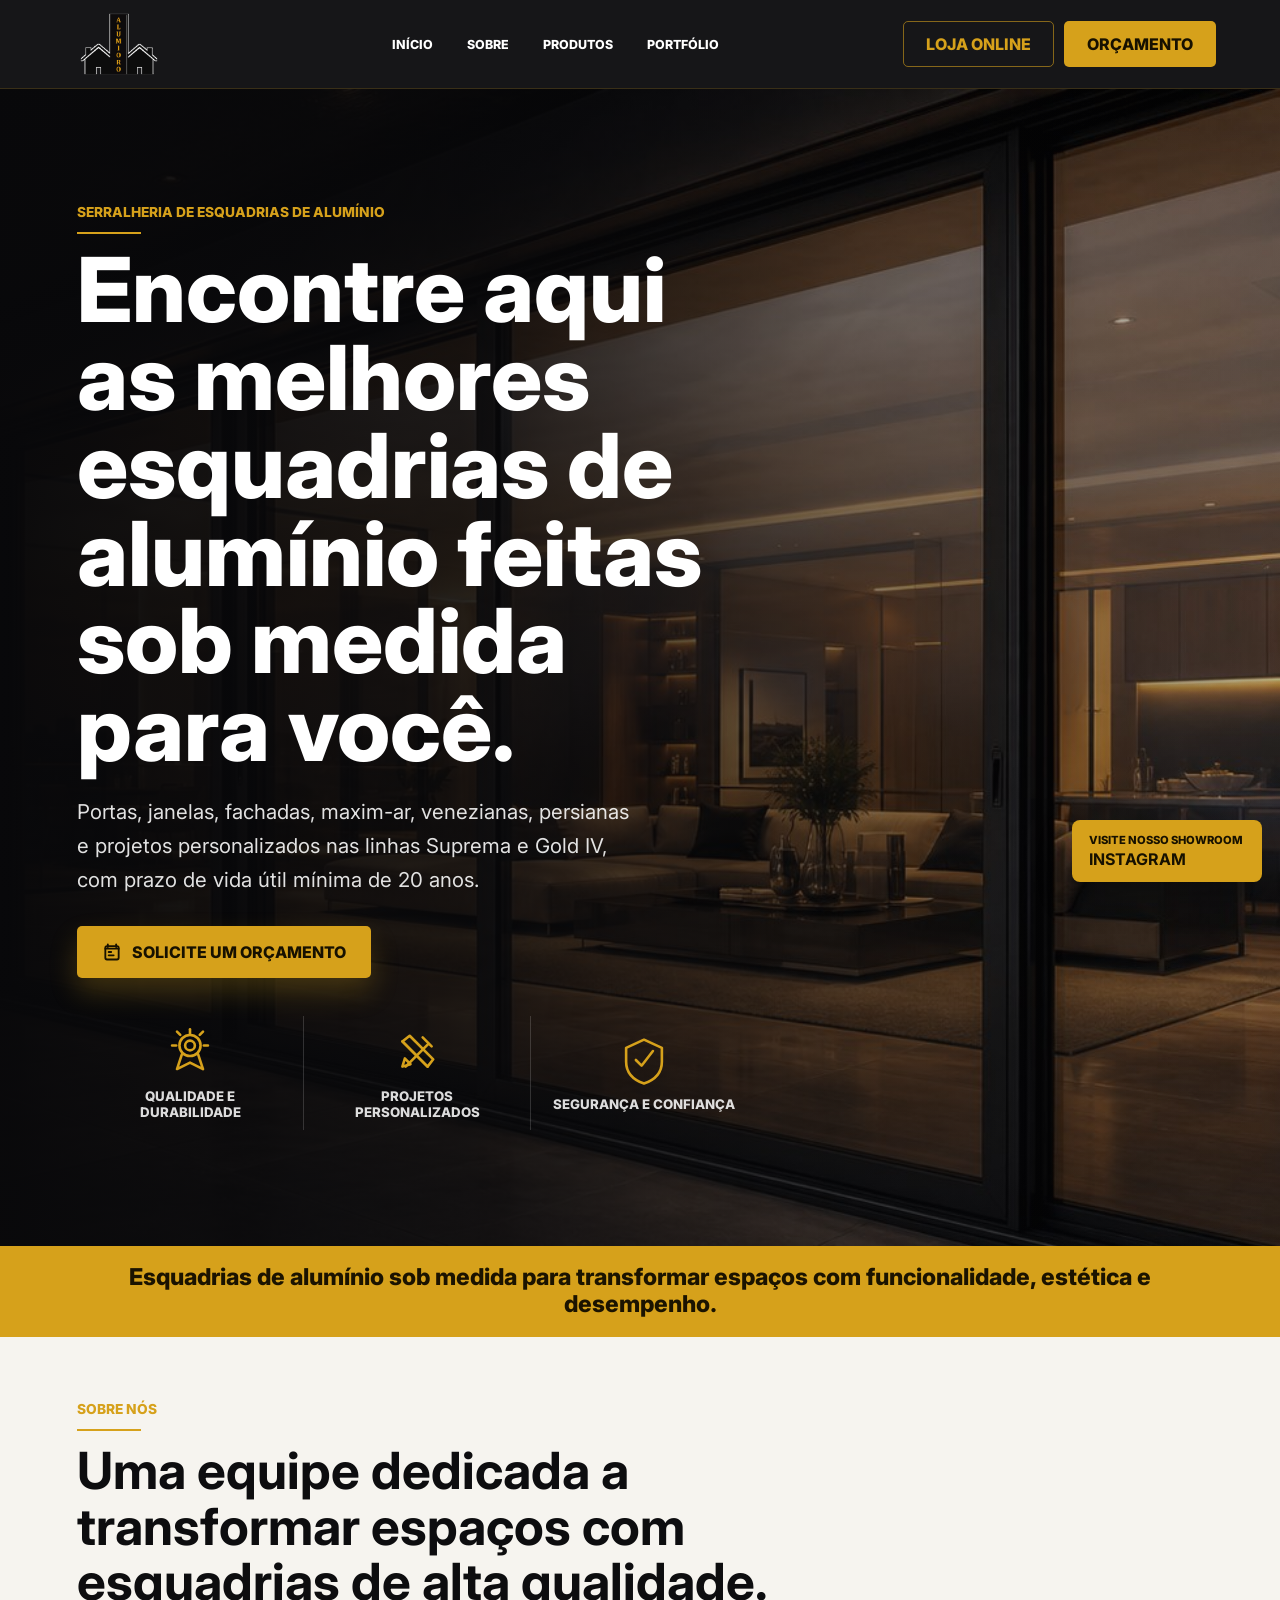
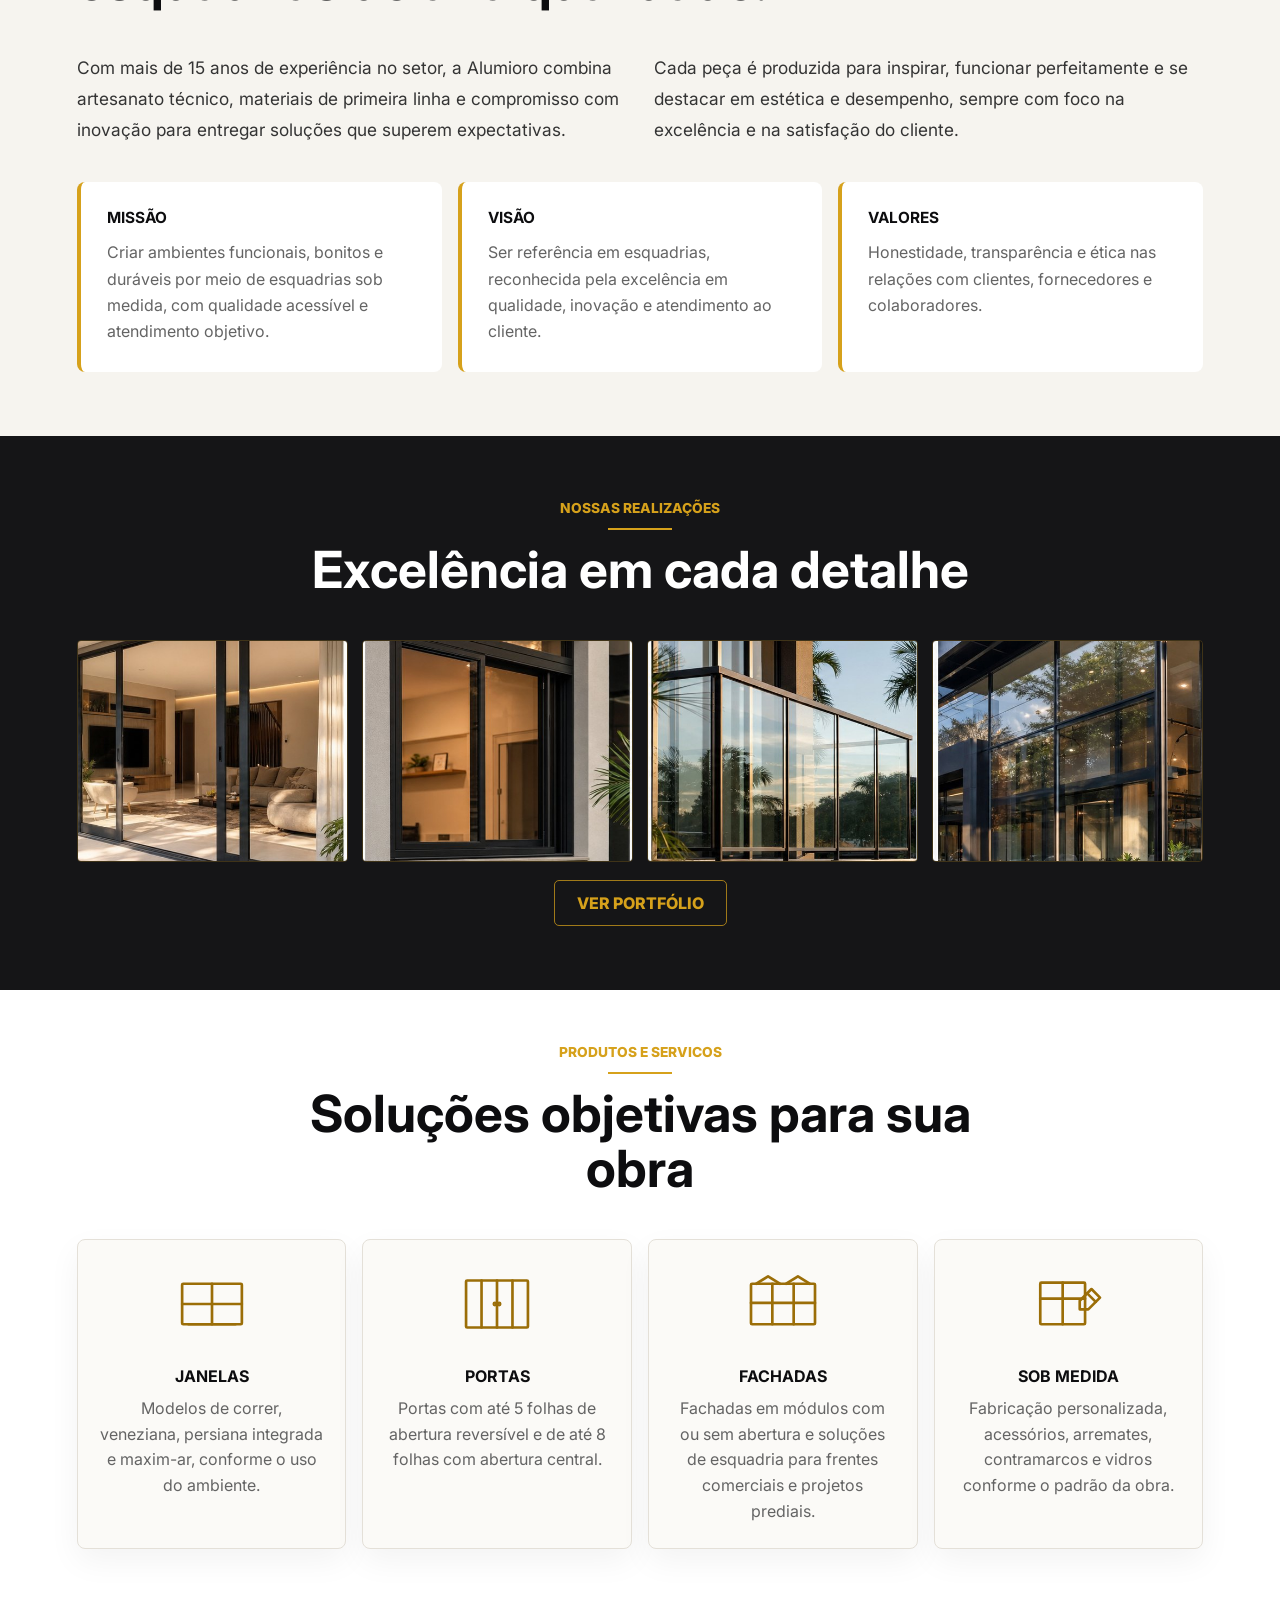
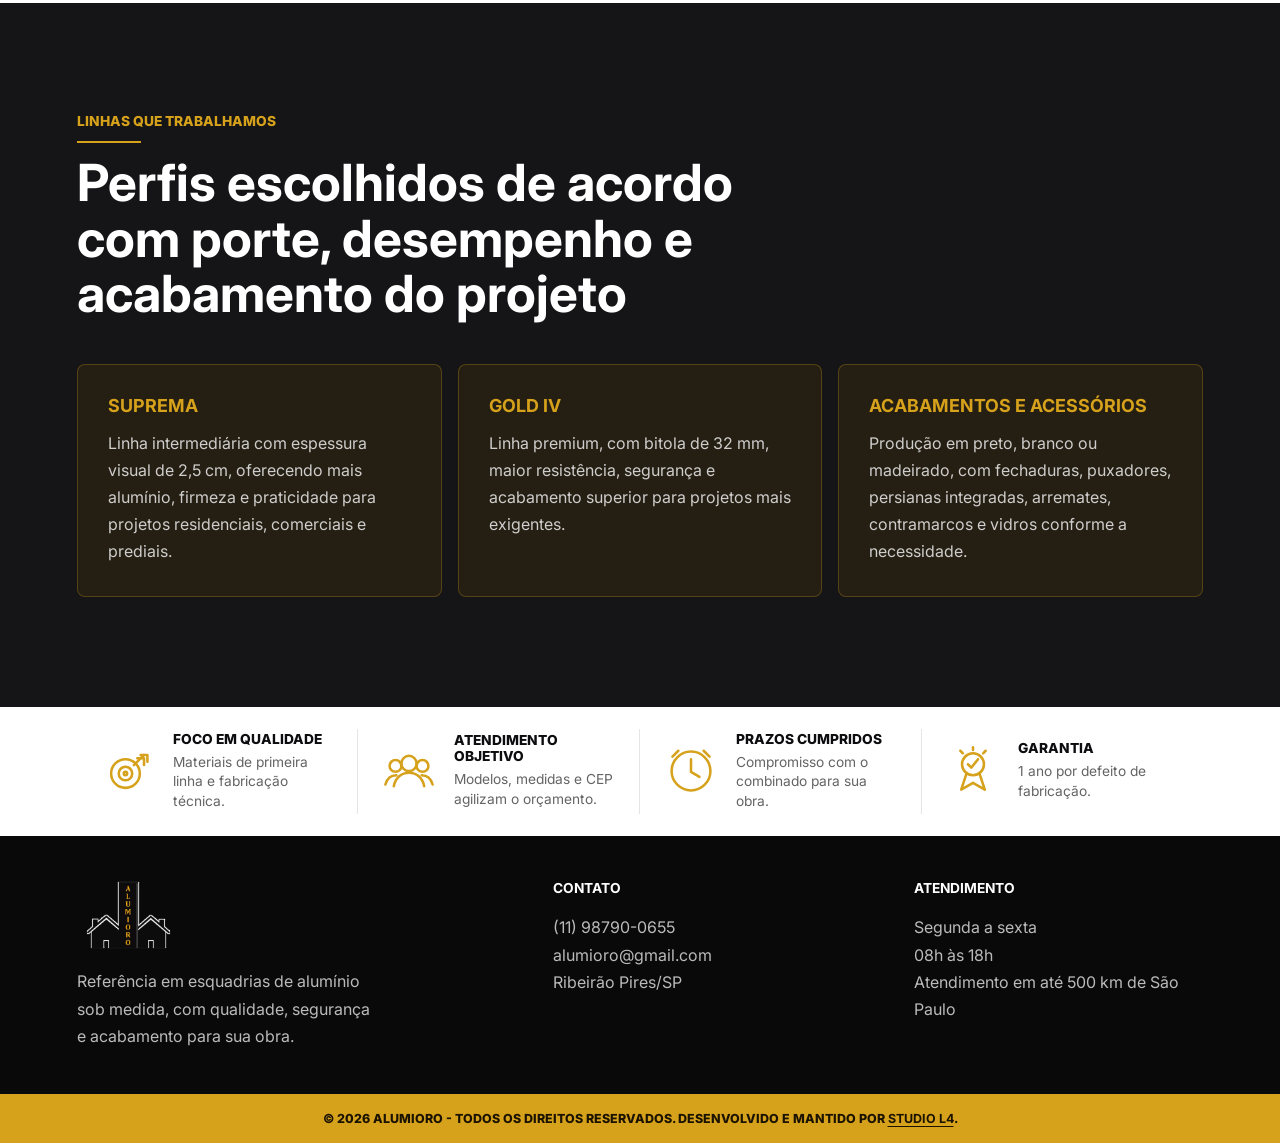
<file: index.html>
<!doctype html>
<html lang="pt-BR">
  <head>
    <meta charset="utf-8">
    <meta name="viewport" content="width=device-width, initial-scale=1">
    <meta name="description" content="Alumioro: esquadrias de alumínio sob medida para portas, janelas, fachadas e projetos personalizados em São Paulo e região.">
    <title>Alumioro | Esquadrias de Alumínio Sob Medida</title>
    <link rel="preconnect" href="https://fonts.googleapis.com">
    <link rel="preconnect" href="https://fonts.gstatic.com" crossorigin>
    <link href="https://fonts.googleapis.com/css2?family=Inter:wght@400;500;600;700;800&display=swap" rel="stylesheet">
    <link rel="stylesheet" href="styles.css">
  </head>
  <body>
    <div class="showroom-modal is-hidden" data-showroom-modal role="dialog" aria-modal="true" aria-labelledby="showroom-title">
      <div class="showroom-card">
        <button class="showroom-close" type="button" aria-label="Fechar aviso" data-showroom-close>×</button>
        <p class="eyebrow">Visite nosso showroom</p>
        <h2 id="showroom-title">Acompanhe a Alumioro no Instagram</h2>
        <p>Veja modelos, acabamentos, vídeos e referências para escolher a esquadria ideal para sua obra.</p>
        <a class="button primary" href="https://www.instagram.com/alumioro?igsh=bDhqZnlkcDVxOXU5" target="_blank" rel="noopener">Abrir Instagram</a>
      </div>
    </div>

    <header class="site-header" data-header>
      <a class="brand" href="index.html#inicio" aria-label="Alumioro">
        <img src="assets/images/logo-menu.png" alt="Alumioro">
      </a>
      <button class="menu-toggle" type="button" aria-label="Abrir menu" aria-expanded="false" data-menu-toggle>
        <span></span>
        <span></span>
        <span></span>
      </button>
      <nav class="site-nav" data-nav>
        <a href="index.html#inicio">Início</a>
        <a href="index.html#sobre">Sobre</a>
        <a href="index.html#produtos">Produtos</a>
        <a href="demonstracao.html">Portfólio</a>
      </nav>
      <div class="header-actions">
        <a class="header-cta online-store" href="https://www.mercadolivre.com.br/pagina/alumioroltda" target="_blank" rel="noopener">Loja online</a>
        <a class="header-cta" href="https://wa.me/5511987900655?text=ALUMIORO%20-%20IZABEL%2C%20ol%C3%A1.%20Envio%20os%20modelos%2C%20medidas%20e%20CEP%20para%20or%C3%A7amento." target="_blank" rel="noopener">Orçamento</a>
      </div>
    </header>

    <main>
      <section class="hero" id="inicio">
        <div class="hero-content">
          <p class="eyebrow">Serralheria de esquadrias de alumínio</p>
          <h1>Encontre aqui as melhores esquadrias de alumínio feitas sob medida para você.</h1>
          <p class="hero-copy">Portas, janelas, fachadas, maxim-ar, venezianas, persianas e projetos personalizados nas linhas Suprema e Gold IV, com prazo de vida útil mínima de 20 anos.</p>
          <div class="hero-actions">
            <a class="button primary hero-budget" href="https://wa.me/5511987900655?text=ALUMIORO%20-%20IZABEL%20agradece%20seu%20contato.%20Envie%20os%20modelos%20e%20medidas%20que%20precisa%2C%20com%20o%20CEP%20da%20regi%C3%A3o%20de%20entrega%2C%20que%20fa%C3%A7o%20seu%20or%C3%A7amento!" target="_blank" rel="noopener">
              <svg viewBox="0 0 24 24" aria-hidden="true">
                <path d="M7 3v3"></path>
                <path d="M17 3v3"></path>
                <path d="M4 8h16"></path>
                <rect x="4" y="5" width="16" height="16" rx="2"></rect>
                <path d="M8 12h3"></path>
                <path d="M8 16h6"></path>
              </svg>
              Solicite um orçamento
            </a>
          </div>
          <div class="hero-points" aria-label="Diferenciais">
            <span>
              <svg viewBox="0 0 64 64" aria-hidden="true">
                <circle cx="32" cy="24" r="13"></circle>
                <circle cx="32" cy="24" r="6"></circle>
                <path d="M22 35l-6 18 16-8 16 8-6-18"></path>
                <path d="M15 24h-5"></path>
                <path d="M54 24h-5"></path>
                <path d="M32 4v5"></path>
                <path d="M20 11l-4-4"></path>
                <path d="M44 11l4-4"></path>
              </svg>
              Qualidade e durabilidade
            </span>
            <span>
              <svg viewBox="0 0 64 64" aria-hidden="true">
                <path d="M18 50l28-28"></path>
                <path d="M39 14l11 11"></path>
                <path d="M14 19l31 31"></path>
                <path d="M14 19l9-7 29 29-7 9z"></path>
                <path d="M14 50l10-3-7-7z"></path>
              </svg>
              Projetos personalizados
            </span>
            <span>
              <svg viewBox="0 0 64 64" aria-hidden="true">
                <path d="M32 7l22 10v17c0 13-8 22-22 27C18 56 10 47 10 34V17z"></path>
                <path d="M22 32l7 7 14-18"></path>
              </svg>
              Segurança e confiança
            </span>
          </div>
        </div>
      </section>

      <section class="intro-strip" aria-label="Mensagem principal">
        <p>Esquadrias de alumínio sob medida para transformar espaços com funcionalidade, estética e desempenho.</p>
      </section>

      <section class="section about" id="sobre">
        <div class="section-heading">
          <p class="eyebrow">Sobre nós</p>
          <h2>Uma equipe dedicada a transformar espaços com esquadrias de alta qualidade.</h2>
        </div>
        <div class="about-grid">
          <p>Com mais de 15 anos de experiência no setor, a Alumioro combina artesanato técnico, materiais de primeira linha e compromisso com inovação para entregar soluções que superem expectativas.</p>
          <p>Cada peça é produzida para inspirar, funcionar perfeitamente e se destacar em estética e desempenho, sempre com foco na excelência e na satisfação do cliente.</p>
        </div>
        <div class="values-grid">
          <article>
            <h3>Missão</h3>
            <p>Criar ambientes funcionais, bonitos e duráveis por meio de esquadrias sob medida, com qualidade acessível e atendimento objetivo.</p>
          </article>
          <article>
            <h3>Visão</h3>
            <p>Ser referência em esquadrias, reconhecida pela excelência em qualidade, inovação e atendimento ao cliente.</p>
          </article>
          <article>
            <h3>Valores</h3>
            <p>Honestidade, transparência e ética nas relações com clientes, fornecedores e colaboradores.</p>
          </article>
        </div>
      </section>

      <section class="section projects" id="realizacoes">
        <div class="section-heading center">
          <p class="eyebrow">Nossas realizações</p>
          <h2>Excelência em cada detalhe</h2>
        </div>
        <div class="projects-grid">
          <img src="assets/images/realizacoes/porta-de-correr-residencial.jpg" alt="Projeto residencial com porta de correr em alumínio preto">
          <img src="assets/images/realizacoes/janela-aluminio-preto.jpg" alt="Janela em alumínio preto instalada em fachada residencial">
          <img src="assets/images/realizacoes/guarda-corpo-fachada.jpg" alt="Fachada com guarda-corpo de vidro e esquadrias de alumínio">
          <img src="assets/images/realizacoes/fachada-comercial.jpg" alt="Fachada comercial com esquadrias de alumínio e vidro">
        </div>
        <div class="projects-action">
          <a class="button secondary dark" href="demonstracao.html">Ver portfólio</a>
        </div>
      </section>

      <section class="section products" id="produtos">
        <div class="section-heading center">
          <p class="eyebrow">Produtos e servicos</p>
          <h2>Soluções objetivas para sua obra</h2>
        </div>
        <div class="product-grid">
          <article class="product-card">
            <svg class="product-visual" viewBox="0 0 160 120" role="img" aria-label="Ilustração de janela de correr">
              <rect x="24" y="22" width="112" height="76" rx="2"></rect>
              <line x1="80" y1="22" x2="80" y2="98"></line>
              <line x1="24" y1="60" x2="136" y2="60"></line>
              <line x1="36" y1="98" x2="124" y2="98"></line>
            </svg>
            <h3>Janelas</h3>
            <p>Modelos de correr, veneziana, persiana integrada e maxim-ar, conforme o uso do ambiente.</p>
          </article>
          <article class="product-card">
            <svg class="product-visual" viewBox="0 0 160 120" role="img" aria-label="Ilustração de porta de correr">
              <rect x="22" y="16" width="116" height="88" rx="2"></rect>
              <line x1="51" y1="16" x2="51" y2="104"></line>
              <line x1="80" y1="16" x2="80" y2="104"></line>
              <line x1="109" y1="16" x2="109" y2="104"></line>
              <circle cx="76" cy="60" r="2"></circle>
              <circle cx="84" cy="60" r="2"></circle>
            </svg>
            <h3>Portas</h3>
            <p>Portas com até 5 folhas de abertura reversível e de até 8 folhas com abertura central.</p>
          </article>
          <article class="product-card">
            <svg class="product-visual" viewBox="0 0 160 120" role="img" aria-label="Ilustração de fachada modular">
              <rect x="20" y="22" width="120" height="76" rx="2"></rect>
              <line x1="60" y1="22" x2="60" y2="98"></line>
              <line x1="100" y1="22" x2="100" y2="98"></line>
              <line x1="20" y1="58" x2="140" y2="58"></line>
              <path d="M30 22 L52 8 L74 22"></path>
              <path d="M86 22 L108 8 L130 22"></path>
            </svg>
            <h3>Fachadas</h3>
            <p>Fachadas em módulos com ou sem abertura e soluções de esquadria para frentes comerciais e projetos prediais.</p>
          </article>
          <article class="product-card">
            <svg class="product-visual" viewBox="0 0 160 120" role="img" aria-label="Ilustração de projeto sob medida">
              <rect x="28" y="20" width="84" height="78" rx="2"></rect>
              <line x1="70" y1="20" x2="70" y2="98"></line>
              <line x1="28" y1="50" x2="112" y2="50"></line>
              <path d="M124 32 L140 48 L118 70 L102 70 L102 54 Z"></path>
              <line x1="116" y1="40" x2="132" y2="56"></line>
            </svg>
            <h3>Sob medida</h3>
            <p>Fabricação personalizada, acessórios, arremates, contramarcos e vidros conforme o padrão da obra.</p>
          </article>
        </div>
      </section>

      <section class="section catalog" id="catalogo">
        <div class="section-heading">
          <p class="eyebrow">Linhas que trabalhamos</p>
          <h2>Perfis escolhidos de acordo com porte, desempenho e acabamento do projeto</h2>
        </div>
        <div class="line-grid">
          <article>
            <h3>Suprema</h3>
            <p>Linha intermediária com espessura visual de 2,5 cm, oferecendo mais alumínio, firmeza e praticidade para projetos residenciais, comerciais e prediais.</p>
          </article>
          <article>
            <h3>Gold IV</h3>
            <p>Linha premium, com bitola de 32 mm, maior resistência, segurança e acabamento superior para projetos mais exigentes.</p>
          </article>
          <article>
            <h3>Acabamentos e acessórios</h3>
            <p>Produção em preto, branco ou madeirado, com fechaduras, puxadores, persianas integradas, arremates, contramarcos e vidros conforme a necessidade.</p>
          </article>
        </div>
      </section>

      <section class="trust-band" aria-label="Diferenciais da Alumioro">
        <article>
          <svg class="trust-icon" viewBox="0 0 64 64" aria-hidden="true">
            <circle cx="29" cy="35" r="17"></circle>
            <circle cx="29" cy="35" r="8"></circle>
            <circle cx="29" cy="35" r="2"></circle>
            <path d="M39 25l12-12"></path>
            <path d="M47 13h8v8"></path>
            <path d="M43 17h8v8"></path>
          </svg>
          <div>
            <h3>Foco em qualidade</h3>
            <p>Materiais de primeira linha e fabricação técnica.</p>
          </div>
        </article>
        <article>
          <svg class="trust-icon" viewBox="0 0 64 64" aria-hidden="true">
            <circle cx="32" cy="23" r="9"></circle>
            <circle cx="48" cy="26" r="7"></circle>
            <circle cx="16" cy="26" r="7"></circle>
            <path d="M14 50c2-10 9-16 18-16s16 6 18 16"></path>
            <path d="M4 48c2-7 7-11 13-11"></path>
            <path d="M60 48c-2-7-7-11-13-11"></path>
          </svg>
          <div>
            <h3>Atendimento objetivo</h3>
            <p>Modelos, medidas e CEP agilizam o orçamento.</p>
          </div>
        </article>
        <article>
          <svg class="trust-icon" viewBox="0 0 64 64" aria-hidden="true">
            <circle cx="32" cy="32" r="23"></circle>
            <path d="M32 18v15l10 6"></path>
            <path d="M17 8l-7 7"></path>
            <path d="M47 8l7 7"></path>
          </svg>
          <div>
            <h3>Prazos cumpridos</h3>
            <p>Compromisso com o combinado para sua obra.</p>
          </div>
        </article>
        <article>
          <svg class="trust-icon" viewBox="0 0 64 64" aria-hidden="true">
            <circle cx="32" cy="24" r="13"></circle>
            <path d="M24 36l-6 18 14-8 14 8-6-18"></path>
            <path d="M26 24l4 4 8-10"></path>
            <path d="M32 7v-3"></path>
            <path d="M20 11l-3-3"></path>
            <path d="M44 11l3-3"></path>
          </svg>
          <div>
            <h3>Garantia</h3>
            <p>1 ano por defeito de fabricação.</p>
          </div>
        </article>
      </section>

    </main>

    <a class="showroom-fixed" href="https://www.instagram.com/alumioro?igsh=bDhqZnlkcDVxOXU5" target="_blank" rel="noopener" aria-label="Visite nosso showroom no Instagram">
      <span>Visite nosso showroom</span>
      <strong>Instagram</strong>
    </a>

    <footer class="site-footer">
      <div class="footer-grid">
        <div class="footer-brand">
          <img src="assets/images/logo-menu.png" alt="Alumioro">
          <p>Referência em esquadrias de alumínio sob medida, com qualidade, segurança e acabamento para sua obra.</p>
        </div>
        <div>
          <h2>Contato</h2>
          <a href="https://wa.me/5511987900655?text=ALUMIORO%20-%20IZABEL%20agradece%20seu%20contato.%20Envie%20os%20modelos%20e%20medidas%20que%20precisa%2C%20com%20o%20CEP%20da%20regi%C3%A3o%20de%20entrega%2C%20que%20fa%C3%A7o%20seu%20or%C3%A7amento!" target="_blank" rel="noopener">(11) 98790-0655</a>
          <a href="mailto:alumioro@gmail.com">alumioro@gmail.com</a>
          <p>Ribeirão Pires/SP</p>
        </div>
        <div>
          <h2>Atendimento</h2>
          <p>Segunda a sexta</p>
          <p>08h às 18h</p>
          <p>Atendimento em até 500 km de São Paulo</p>
        </div>
      </div>
      <div class="footer-bottom">
        <p>© 2026 Alumioro - Todos os direitos reservados. Desenvolvido e mantido por <a href="https://studiol4rj-design.github.io/studiol4/" target="_blank" rel="noopener"><strong>Studio L4</strong></a>.</p>
      </div>
    </footer>

    <script src="script.js"></script>
  </body>
</html>
</file>
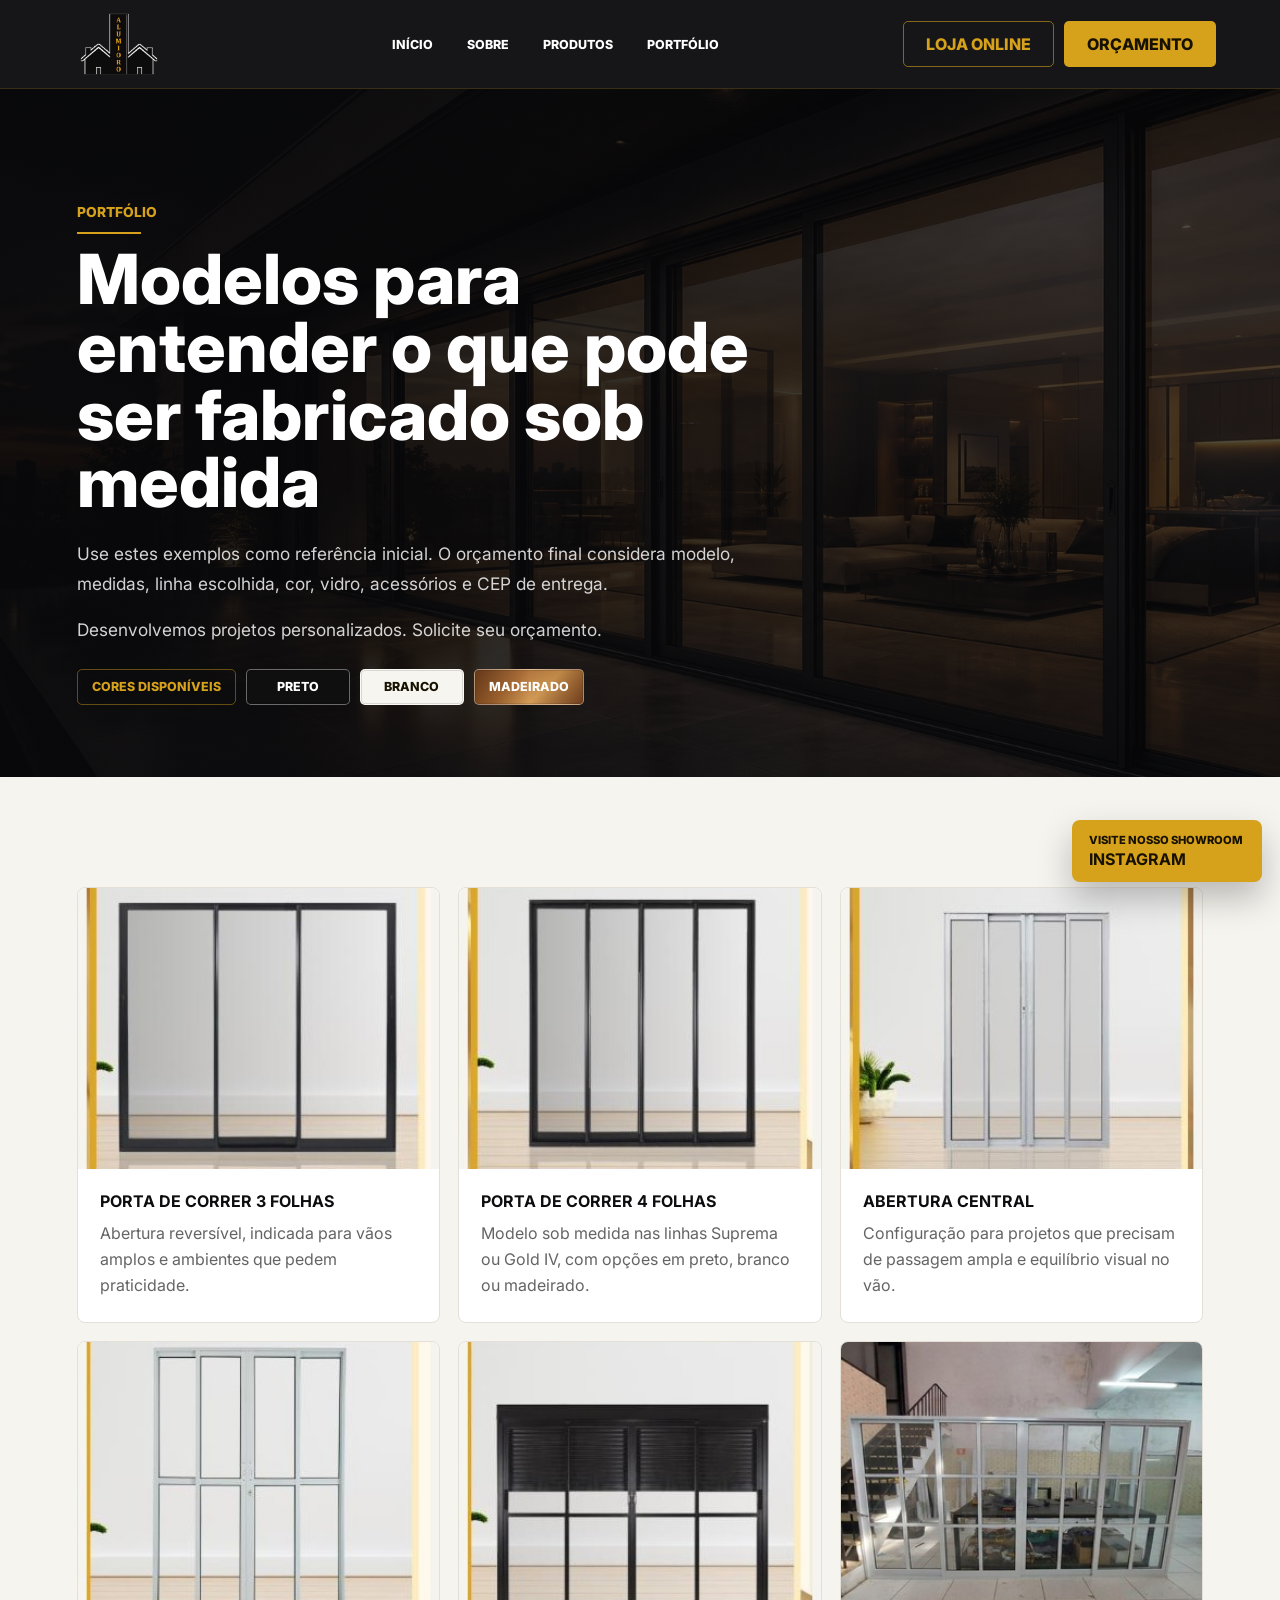
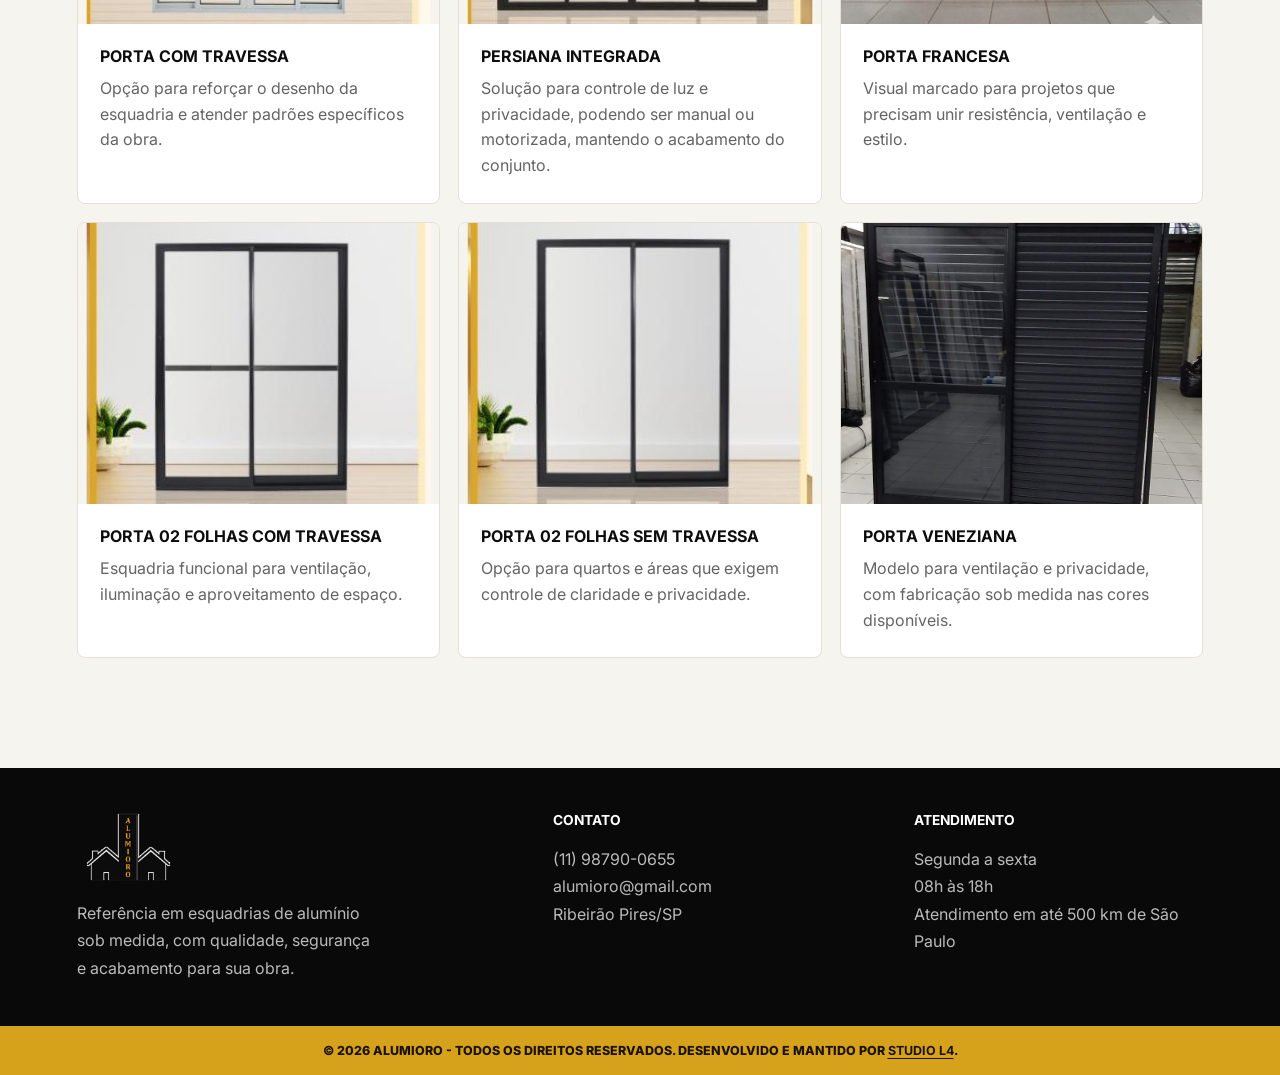
<file: demonstracao.html>
<!doctype html>
<html lang="pt-BR">
  <head>
    <meta charset="utf-8">
    <meta name="viewport" content="width=device-width, initial-scale=1">
    <meta name="description" content="Portfólio de portas, janelas e esquadrias de alumínio sob medida fabricadas pela Alumioro.">
    <title>Portfólio | Alumioro</title>
    <link rel="preconnect" href="https://fonts.googleapis.com">
    <link rel="preconnect" href="https://fonts.gstatic.com" crossorigin>
    <link href="https://fonts.googleapis.com/css2?family=Inter:wght@400;500;600;700;800&display=swap" rel="stylesheet">
    <link rel="stylesheet" href="styles.css">
  </head>
  <body>
    <header class="site-header" data-header>
      <a class="brand" href="index.html#inicio" aria-label="Alumioro">
        <img src="assets/images/logo-menu.png" alt="Alumioro">
      </a>
      <button class="menu-toggle" type="button" aria-label="Abrir menu" aria-expanded="false" data-menu-toggle>
        <span></span>
        <span></span>
        <span></span>
      </button>
      <nav class="site-nav" data-nav>
        <a href="index.html#inicio">Início</a>
        <a href="index.html#sobre">Sobre</a>
        <a href="index.html#produtos">Produtos</a>
        <a href="demonstracao.html">Portfólio</a>
      </nav>
      <div class="header-actions">
        <a class="header-cta online-store" href="https://www.mercadolivre.com.br/pagina/alumioroltda" target="_blank" rel="noopener">Loja online</a>
        <a class="header-cta" href="https://wa.me/5511987900655?text=ALUMIORO%20-%20IZABEL%2C%20ol%C3%A1.%20Envio%20os%20modelos%2C%20medidas%20e%20CEP%20para%20or%C3%A7amento." target="_blank" rel="noopener">Orçamento</a>
      </div>
    </header>

    <main>
      <section class="page-hero">
        <div class="section-heading">
          <p class="eyebrow">Portfólio</p>
          <h1>Modelos para entender o que pode ser fabricado sob medida</h1>
          <p>Use estes exemplos como referência inicial. O orçamento final considera modelo, medidas, linha escolhida, cor, vidro, acessórios e CEP de entrega.</p>
          <p>Desenvolvemos projetos personalizados. Solicite seu orçamento.</p>
          <div class="color-note" aria-label="Cores disponíveis">
            <span>Cores disponíveis</span>
            <strong class="color-swatch color-black">Preto</strong>
            <strong class="color-swatch color-white">Branco</strong>
            <strong class="color-swatch color-wood">Madeirado</strong>
          </div>
        </div>
      </section>

      <section class="section showcase-page">
        <div class="showcase-grid">
          <article class="showcase-card">
            <img src="assets/images/produtos/porta-correr-3-folhas.jpg" alt="Porta de correr de 3 folhas em alumínio">
            <h3>Porta de correr 3 folhas</h3>
            <p>Abertura reversível, indicada para vãos amplos e ambientes que pedem praticidade.</p>
          </article>
          <article class="showcase-card">
            <img src="assets/images/produtos/porta-correr-4-folhas.jpg" alt="Porta de correr de 4 folhas em alumínio">
            <h3>Porta de correr 4 folhas</h3>
            <p>Modelo sob medida nas linhas Suprema ou Gold IV, com opções em preto, branco ou madeirado.</p>
          </article>
          <article class="showcase-card">
            <img src="assets/images/produtos/porta-correr-central.jpg" alt="Porta de correr com abertura central">
            <h3>Abertura central</h3>
            <p>Configuração para projetos que precisam de passagem ampla e equilíbrio visual no vão.</p>
          </article>
          <article class="showcase-card">
            <img src="assets/images/produtos/porta-com-travessa.jpg" alt="Porta de correr com travessa">
            <h3>Porta com travessa</h3>
            <p>Opção para reforçar o desenho da esquadria e atender padrões específicos da obra.</p>
          </article>
          <article class="showcase-card">
            <img src="assets/images/produtos/porta-persiana-integrada.jpg" alt="Porta de correr com persiana integrada">
            <h3>Persiana integrada</h3>
            <p>Solução para controle de luz e privacidade, podendo ser manual ou motorizada, mantendo o acabamento do conjunto.</p>
          </article>
          <article class="showcase-card">
            <img src="assets/images/produtos/porta-francesa.jpg" alt="Porta francesa de correr">
            <h3>porta francesa</h3>
            <p>Visual marcado para projetos que precisam unir resistência, ventilação e estilo.</p>
          </article>
          <article class="showcase-card">
            <img src="assets/images/produtos/janela-correr.jpg" alt="Porta 02 folhas com travessa em alumínio">
            <h3>Porta 02 FOLHAS COM TRAVESSA</h3>
            <p>Esquadria funcional para ventilação, iluminação e aproveitamento de espaço.</p>
          </article>
          <article class="showcase-card">
            <img src="assets/images/produtos/janela-persiana.jpg" alt="Porta 02 folhas sem travessa em alumínio">
            <h3>Porta 02 Folhas sem travessa</h3>
            <p>Opção para quartos e áreas que exigem controle de claridade e privacidade.</p>
          </article>
          <article class="showcase-card">
            <img src="assets/images/produtos/janela-veneziana.jpg" alt="Porta veneziana em alumínio">
            <h3>Porta Veneziana</h3>
            <p>Modelo para ventilação e privacidade, com fabricação sob medida nas cores disponíveis.</p>
          </article>
        </div>
      </section>

    </main>

    <footer class="site-footer">
      <div class="footer-grid">
        <div class="footer-brand">
          <img src="assets/images/logo-menu.png" alt="Alumioro">
          <p>Referência em esquadrias de alumínio sob medida, com qualidade, segurança e acabamento para sua obra.</p>
        </div>
        <div>
          <h2>Contato</h2>
          <a href="https://wa.me/5511987900655?text=ALUMIORO%20-%20IZABEL%20agradece%20seu%20contato.%20Envie%20os%20modelos%20e%20medidas%20que%20precisa%2C%20com%20o%20CEP%20da%20regi%C3%A3o%20de%20entrega%2C%20que%20fa%C3%A7o%20seu%20or%C3%A7amento!" target="_blank" rel="noopener">(11) 98790-0655</a>
          <a href="mailto:alumioro@gmail.com">alumioro@gmail.com</a>
          <p>Ribeirão Pires/SP</p>
        </div>
        <div>
          <h2>Atendimento</h2>
          <p>Segunda a sexta</p>
          <p>08h às 18h</p>
          <p>Atendimento em até 500 km de São Paulo</p>
        </div>
      </div>
      <div class="footer-bottom">
        <p>© 2026 Alumioro - Todos os direitos reservados. Desenvolvido e mantido por <a href="https://studiol4rj-design.github.io/studiol4/" target="_blank" rel="noopener"><strong>Studio L4</strong></a>.</p>
      </div>
    </footer>

    <a class="showroom-fixed" href="https://www.instagram.com/alumioro?igsh=bDhqZnlkcDVxOXU5" target="_blank" rel="noopener" aria-label="Visite nosso showroom no Instagram">
      <span>Visite nosso showroom</span>
      <strong>Instagram</strong>
    </a>

    <script src="script.js"></script>
  </body>
</html>
</file>
<file: styles.css>
:root {
  --ink: #0d0d0f;
  --panel: #151517;
  --muted: #646464;
  --line: #e4e0d8;
  --paper: #f6f4ef;
  --gold: #d6a11b;
  --gold-dark: #9b6e08;
  --white: #ffffff;
}

* {
  box-sizing: border-box;
}

html {
  scroll-behavior: smooth;
}

body {
  margin: 0;
  font-family: "Inter", Arial, sans-serif;
  color: var(--ink);
  background: var(--paper);
}

img {
  display: block;
  max-width: 100%;
}

a {
  color: inherit;
  text-decoration: none;
}

.showroom-modal {
  position: fixed;
  inset: 0;
  z-index: 60;
  display: grid;
  place-items: center;
  padding: 20px;
  background: rgba(0, 0, 0, 0.68);
}

.showroom-modal.is-hidden {
  display: none;
}

.showroom-card {
  position: relative;
  width: min(460px, 100%);
  padding: 34px;
  border: 1px solid rgba(214, 161, 27, 0.42);
  border-radius: 8px;
  color: var(--white);
  background: #101012;
  box-shadow: 0 26px 80px rgba(0, 0, 0, 0.45);
}

.showroom-card h2 {
  margin-bottom: 14px;
  font-size: clamp(1.8rem, 5vw, 2.6rem);
  line-height: 1.05;
}

.showroom-card p:not(.eyebrow) {
  margin-bottom: 22px;
  color: rgba(255, 255, 255, 0.78);
  line-height: 1.6;
}

.showroom-close {
  position: absolute;
  top: 10px;
  right: 10px;
  width: 36px;
  height: 36px;
  border: 0;
  color: rgba(255, 255, 255, 0.74);
  background: transparent;
  font-size: 2rem;
  line-height: 1;
  cursor: pointer;
}

.showroom-close:hover,
.showroom-close:focus-visible {
  color: var(--gold);
}

.showroom-fixed {
  position: fixed;
  right: 18px;
  bottom: 18px;
  z-index: 30;
  display: grid;
  gap: 2px;
  min-width: 190px;
  padding: 12px 16px;
  border-radius: 8px;
  border: 1px solid rgba(214, 161, 27, 0.5);
  color: #171100;
  background: var(--gold);
  box-shadow: 0 16px 34px rgba(0, 0, 0, 0.25);
  text-transform: uppercase;
}

.showroom-fixed span {
  font-size: 0.7rem;
  font-weight: 800;
}

.showroom-fixed strong {
  font-size: 1rem;
}

.site-header {
  position: sticky;
  top: 0;
  z-index: 20;
  display: grid;
  grid-template-columns: 140px 1fr 310px;
  align-items: center;
  gap: 28px;
  min-height: 86px;
  padding: 12px clamp(18px, 5vw, 72px);
  background: rgba(13, 13, 15, 0.96);
  color: var(--white);
  border-bottom: 1px solid rgba(214, 161, 27, 0.18);
}

.brand img {
  width: 110px;
  height: 64px;
  object-fit: contain;
}

.site-nav {
  justify-self: center;
  display: flex;
  align-items: center;
  gap: clamp(16px, 3vw, 34px);
  font-size: 0.78rem;
  font-weight: 800;
  text-transform: uppercase;
}

.site-nav a {
  position: relative;
  padding: 12px 0;
}

.site-nav a::after {
  position: absolute;
  left: 0;
  bottom: 4px;
  width: 0;
  height: 2px;
  content: "";
  background: var(--gold);
  transition: width 180ms ease;
}

.site-nav a:hover::after,
.site-nav a:focus-visible::after {
  width: 100%;
}

.header-actions {
  display: flex;
  align-items: center;
  justify-content: flex-end;
  gap: 10px;
}

.header-cta,
.button {
  display: inline-flex;
  align-items: center;
  justify-content: center;
  min-height: 46px;
  padding: 0 22px;
  border-radius: 5px;
  border: 1px solid transparent;
  font-weight: 800;
  text-transform: uppercase;
  white-space: nowrap;
  letter-spacing: 0;
}

.header-cta,
.button.primary {
  background: var(--gold);
  color: #171100;
}

.header-cta.online-store {
  border-color: rgba(214, 161, 27, 0.58);
  background: transparent;
  color: var(--gold);
}

.button.secondary {
  border-color: rgba(255, 255, 255, 0.42);
  color: var(--white);
}

.button.secondary.dark {
  border-color: rgba(214, 161, 27, 0.72);
  color: var(--gold);
}

.menu-toggle {
  display: none;
  width: 44px;
  height: 44px;
  padding: 0;
  border: 0;
  background: transparent;
}

.menu-toggle span {
  display: block;
  width: 24px;
  height: 2px;
  margin: 5px auto;
  background: var(--white);
}

.hero {
  position: relative;
  min-height: calc(100vh - 86px);
  display: grid;
  align-items: center;
  overflow: hidden;
  padding: clamp(56px, 9vw, 118px) clamp(20px, 6vw, 86px);
  color: var(--white);
  background:
    linear-gradient(90deg, rgba(8, 8, 10, 0.98) 0%, rgba(8, 8, 10, 0.84) 36%, rgba(8, 8, 10, 0.35) 66%, rgba(8, 8, 10, 0.08) 100%),
    linear-gradient(180deg, rgba(8, 8, 10, 0.18), rgba(8, 8, 10, 0.3)),
    url("assets/images/hero-esquadrias.jpg") center right / cover no-repeat;
}

.hero-content {
  position: relative;
  z-index: 2;
  width: min(720px, 100%);
}

.eyebrow {
  margin: 0 0 12px;
  color: var(--gold);
  font-size: 0.86rem;
  font-weight: 800;
  text-transform: uppercase;
}

.eyebrow::after {
  display: block;
  width: 64px;
  height: 2px;
  margin-top: 12px;
  content: "";
  background: var(--gold);
}

.section-heading.center .eyebrow::after {
  margin-inline: auto;
}

h1,
h2,
h3,
p {
  margin-top: 0;
}

h1 {
  max-width: 680px;
  margin-bottom: 22px;
  font-size: clamp(2.6rem, 7vw, 5.9rem);
  line-height: 0.98;
  font-weight: 800;
}

.hero-copy {
  max-width: 560px;
  margin-bottom: 30px;
  color: rgba(255, 255, 255, 0.88);
  font-size: clamp(1.04rem, 2vw, 1.28rem);
  line-height: 1.65;
}

.hero-actions {
  display: flex;
  flex-wrap: wrap;
  gap: 14px;
  margin-bottom: 38px;
}

.hero-budget {
  gap: 10px;
  min-height: 52px;
  padding-inline: 24px;
  box-shadow: 0 14px 28px rgba(214, 161, 27, 0.24);
}

.hero-budget svg {
  width: 20px;
  height: 20px;
}

.hero-budget svg path,
.hero-budget svg rect {
  fill: none;
  stroke: currentColor;
  stroke-width: 2.2;
  stroke-linecap: round;
  stroke-linejoin: round;
}

.hero-points {
  display: grid;
  grid-template-columns: repeat(3, minmax(0, 1fr));
  gap: 0;
  max-width: 680px;
}

.hero-points span {
  min-height: 86px;
  display: flex;
  flex-direction: column;
  align-items: center;
  justify-content: center;
  gap: 10px;
  padding: 10px 18px;
  color: rgba(255, 255, 255, 0.86);
  font-size: 0.83rem;
  font-weight: 800;
  text-align: center;
  text-transform: uppercase;
}

.hero-points span + span {
  border-left: 1px solid rgba(255, 255, 255, 0.16);
}

.hero-points svg {
  width: 52px;
  height: 52px;
  color: var(--gold);
}

.hero-points svg path,
.hero-points svg circle {
  fill: none;
  stroke: currentColor;
  stroke-width: 3.2;
  stroke-linecap: round;
  stroke-linejoin: round;
}

.intro-strip {
  padding: 18px clamp(20px, 6vw, 86px);
  background: var(--gold);
  color: #1b1300;
  font-weight: 800;
  text-align: center;
}

.intro-strip p {
  margin: 0;
  font-size: clamp(1.06rem, 2vw, 1.45rem);
  line-height: 1.2;
}

.section {
  padding: clamp(64px, 9vw, 110px) clamp(20px, 6vw, 86px);
}

.page-hero {
  padding: clamp(64px, 9vw, 118px) clamp(20px, 6vw, 86px) clamp(40px, 6vw, 72px);
  color: var(--white);
  background:
    linear-gradient(90deg, rgba(8, 8, 10, 0.94), rgba(8, 8, 10, 0.7)),
    url("assets/images/hero-esquadrias.jpg") center right / cover no-repeat;
}

.page-hero .section-heading {
  margin-bottom: 0;
}

.page-hero h1 {
  font-size: clamp(2.4rem, 5.4vw, 4.8rem);
}

.page-hero p:not(.eyebrow) {
  max-width: 680px;
  color: rgba(255, 255, 255, 0.82);
  font-size: 1.08rem;
  line-height: 1.7;
}

.color-note {
  display: flex;
  flex-wrap: wrap;
  gap: 10px;
  align-items: center;
  margin-top: 24px;
}

.color-note span,
.color-swatch {
  display: inline-flex;
  align-items: center;
  justify-content: center;
  min-height: 36px;
  padding: 0 14px;
  border-radius: 5px;
  font-size: 0.78rem;
  font-weight: 800;
  text-transform: uppercase;
}

.color-note span {
  color: var(--gold);
  border: 1px solid rgba(214, 161, 27, 0.44);
}

.color-swatch {
  min-width: 104px;
  border: 1px solid rgba(255, 255, 255, 0.38);
  box-shadow: inset 0 0 0 1px rgba(0, 0, 0, 0.12);
}

.color-black {
  color: var(--white);
  background: #0f0f10;
}

.color-white {
  color: #171100;
  background: #f7f5ef;
}

.color-wood {
  color: #ffffff;
  background:
    linear-gradient(90deg, rgba(77, 42, 18, 0.32), rgba(255, 255, 255, 0.08), rgba(77, 42, 18, 0.26)),
    linear-gradient(135deg, #6f3f1d 0%, #a7652a 36%, #d0944a 62%, #7a431f 100%);
}

.section-heading {
  max-width: 760px;
  margin-bottom: 32px;
}

.section-heading.center {
  margin-inline: auto;
  text-align: center;
}

.section h2 {
  font-size: clamp(2rem, 4vw, 3.2rem);
  line-height: 1.08;
}

.about-grid {
  display: grid;
  grid-template-columns: repeat(2, minmax(0, 1fr));
  gap: 28px;
  color: #343434;
  font-size: 1.08rem;
  line-height: 1.8;
}

.about {
  padding-block: clamp(42px, 5vw, 68px);
}

.about .section-heading {
  margin-bottom: 22px;
}

.values-grid {
  display: grid;
  grid-template-columns: repeat(3, minmax(0, 1fr));
  gap: 16px;
  margin-top: 20px;
}

.values-grid article {
  min-height: 190px;
  padding: 26px;
  border-left: 4px solid var(--gold);
  border-radius: 8px;
  background: var(--white);
}

.values-grid h3 {
  margin-bottom: 12px;
  font-size: 0.96rem;
  text-transform: uppercase;
}

.values-grid p {
  margin-bottom: 0;
  color: var(--muted);
  line-height: 1.65;
}

.products {
  padding-block: clamp(32px, 4.5vw, 54px);
  background: var(--white);
}

.products .section-heading {
  margin-bottom: 22px;
}

.product-grid {
  display: grid;
  grid-template-columns: repeat(4, minmax(0, 1fr));
  gap: 16px;
}

.product-card {
  min-height: 220px;
  padding: 24px 22px;
  border: 1px solid var(--line);
  border-radius: 8px;
  background: #fbfaf7;
  box-shadow: 0 12px 32px rgba(0, 0, 0, 0.05);
  text-align: center;
}

.product-visual {
  width: 104px;
  height: 80px;
  margin: 0 auto 18px;
  padding: 8px;
  color: var(--gold-dark);
  border: 0;
  border-radius: 0;
  background: transparent;
}

.product-visual rect,
.product-visual line,
.product-visual path,
.product-visual circle {
  fill: none;
  stroke: currentColor;
  stroke-width: 5;
  stroke-linecap: round;
  stroke-linejoin: round;
}

.product-card h3 {
  margin-bottom: 10px;
  font-size: 1rem;
  text-transform: uppercase;
}

.product-card p {
  margin-bottom: 0;
  color: var(--muted);
  line-height: 1.6;
}

.projects {
  padding-block: clamp(42px, 5vw, 68px);
  color: var(--white);
  background: var(--panel);
}

.projects .section-heading {
  margin-bottom: 22px;
}

.projects-grid {
  display: grid;
  grid-template-columns: repeat(4, minmax(0, 1fr));
  gap: 14px;
}

.projects-grid img {
  width: 100%;
  aspect-ratio: 1.22 / 1;
  object-fit: cover;
  object-position: center;
  border-radius: 4px;
  border: 1px solid rgba(214, 161, 27, 0.22);
}

.projects-action {
  display: flex;
  justify-content: center;
  margin-top: 18px;
}

.trust-band {
  display: grid;
  grid-template-columns: repeat(4, minmax(0, 1fr));
  padding: 0 clamp(20px, 6vw, 86px);
  background: var(--white);
}

.trust-band article {
  position: relative;
  display: grid;
  grid-template-columns: auto 1fr;
  gap: 18px;
  align-items: center;
  min-height: 118px;
  padding: 24px 24px;
  background: var(--white);
}

.trust-band article:not(:last-child)::after {
  position: absolute;
  top: 22px;
  right: 0;
  bottom: 22px;
  width: 1px;
  content: "";
  background: #e5e5e5;
}

.trust-icon {
  width: 54px;
  height: 54px;
  color: var(--gold);
  flex-shrink: 0;
}

.trust-icon path,
.trust-icon circle {
  fill: none;
  stroke: currentColor;
  stroke-width: 3;
  stroke-linecap: round;
  stroke-linejoin: round;
}

.trust-band h3 {
  margin-bottom: 6px;
  font-size: 0.86rem;
  color: var(--ink);
  font-weight: 800;
  text-transform: uppercase;
}

.trust-band p {
  margin-bottom: 0;
  color: var(--muted);
  font-size: 0.86rem;
  line-height: 1.45;
}

.showcase {
  background: var(--paper);
}

.showcase-page {
  background: var(--paper);
}

.showcase-grid {
  display: grid;
  grid-template-columns: repeat(3, minmax(0, 1fr));
  gap: 18px;
}

.showcase-card {
  overflow: hidden;
  border: 1px solid var(--line);
  border-radius: 8px;
  background: var(--white);
}

.showcase-card img {
  width: 100%;
  aspect-ratio: 1 / 0.78;
  object-fit: cover;
  background: #f1eee7;
}

.showcase-card h3 {
  margin: 22px 22px 10px;
  font-size: 1rem;
  text-transform: uppercase;
}

.showcase-card p {
  margin: 0 22px 24px;
  color: var(--muted);
  line-height: 1.6;
}

.catalog {
  color: var(--white);
  background: var(--panel);
}

.line-grid {
  display: grid;
  grid-template-columns: repeat(3, minmax(0, 1fr));
  gap: 16px;
}

.line-grid article {
  min-height: 220px;
  padding: 30px;
  border: 1px solid rgba(214, 161, 27, 0.28);
  border-radius: 8px;
  background: #241e13;
}

.line-grid h3 {
  margin-bottom: 14px;
  color: var(--gold);
  font-size: 1.12rem;
  text-transform: uppercase;
}

.line-grid p {
  margin-bottom: 0;
  color: rgba(255, 255, 255, 0.78);
  line-height: 1.7;
}

.site-footer {
  color: rgba(255, 255, 255, 0.76);
  background: #09090a;
}

.footer-grid {
  display: grid;
  grid-template-columns: 1.4fr 1fr 1fr;
  gap: clamp(28px, 6vw, 72px);
  padding: 44px clamp(20px, 6vw, 86px);
}

.footer-brand img {
  width: 104px;
  height: 70px;
  margin-bottom: 18px;
  object-fit: contain;
}

.site-footer h2 {
  margin: 0 0 18px;
  color: var(--white);
  font-size: 0.86rem;
  text-transform: uppercase;
}

.site-footer p,
.site-footer a {
  display: block;
  margin: 0;
  color: rgba(255, 255, 255, 0.72);
  line-height: 1.7;
}

.footer-grid a:hover,
.footer-grid a:focus-visible {
  color: var(--gold);
}

.footer-brand p {
  max-width: 300px;
}

.footer-bottom {
  padding: 14px clamp(20px, 6vw, 86px);
  color: #1b1300;
  background: var(--gold);
  font-size: 0.78rem;
  font-weight: 800;
  text-align: center;
  text-transform: uppercase;
}

.footer-bottom p {
  color: #1b1300;
  line-height: 1.4;
}

.footer-bottom a {
  display: inline;
  color: #1b1300;
  text-decoration: underline;
  text-underline-offset: 3px;
}

.footer-bottom a:hover,
.footer-bottom a:focus-visible {
  color: #000000;
}

@media (max-width: 900px) {
  .site-header {
    grid-template-columns: auto auto;
  }

  .menu-toggle {
    display: block;
    justify-self: end;
  }

  .site-nav,
  .header-actions {
    display: none;
  }

  .site-header.is-open .site-nav {
    grid-column: 1 / -1;
    display: grid;
    justify-self: stretch;
    gap: 0;
    padding-top: 8px;
  }

  .site-header.is-open .header-actions {
    grid-column: 1 / -1;
    display: flex;
    justify-content: stretch;
  }

  .site-header.is-open .header-cta {
    flex: 1;
  }

  .hero {
    min-height: auto;
  }

  .hero-points,
  .about-grid,
  .values-grid,
  .product-grid,
  .projects-grid,
  .trust-band,
  .showcase-grid,
  .line-grid,
  .footer-grid {
    grid-template-columns: 1fr;
  }

}

@media (max-width: 560px) {
  .site-header {
    min-height: 74px;
    padding-inline: 16px;
  }

  .brand img {
    width: 92px;
    height: 54px;
  }

  .hero {
    padding: 48px 18px;
  }

  .hero-actions .button {
    width: 100%;
  }

  .section {
    padding: 54px 18px;
  }

  .showroom-fixed {
    right: 12px;
    bottom: 12px;
    min-width: 0;
    padding: 10px 12px;
  }
}
</file>
